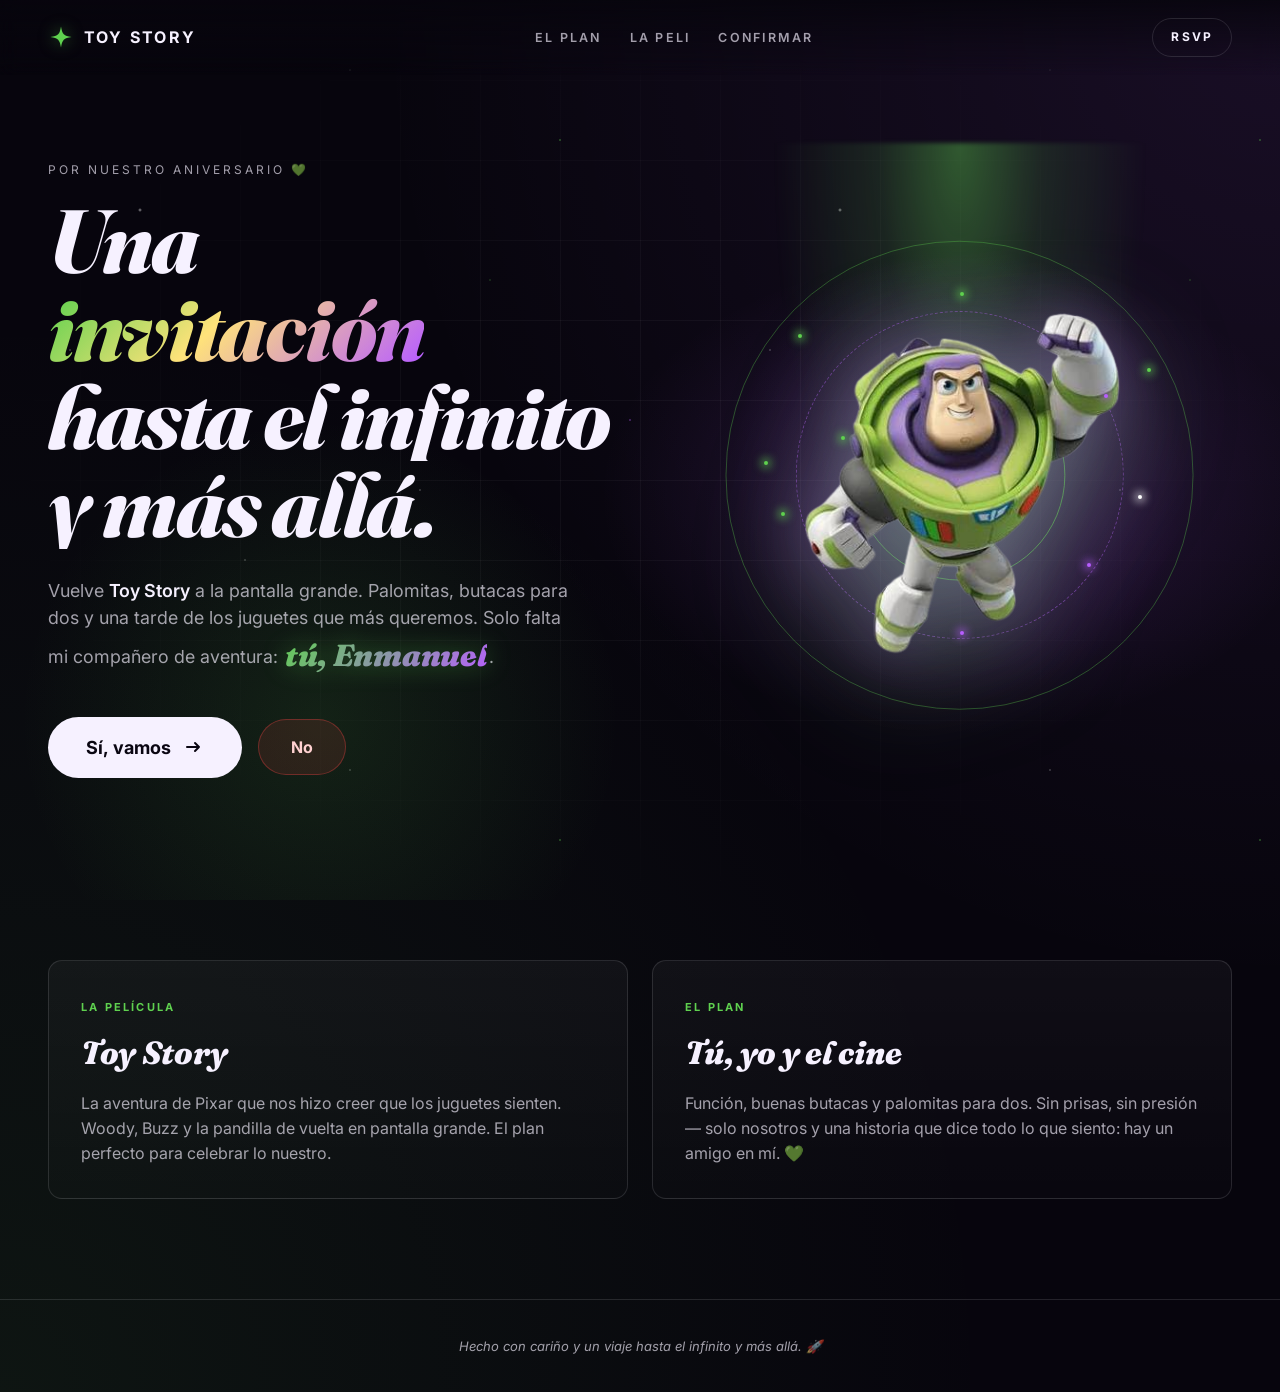
<file: index.html>
<!doctype html>
<html lang="es">
<head>
  <meta charset="utf-8" />
  <meta name="viewport" content="width=device-width, initial-scale=1" />
  <title>Una invitación · Toy Story</title>
  <meta name="description" content="Una invitación al cine que llega hasta el infinito y más allá." />
  <meta property="og:title" content="Una invitación · Toy Story" />
  <meta property="og:description" content="Vuelve Toy Story a la pantalla grande. Solo falta un compañero de aventura: tú, Enmanuel." />
  <meta property="og:type" content="website" />
  <link rel="icon" href="data:image/svg+xml;utf8,<svg xmlns='http://www.w3.org/2000/svg' viewBox='0 0 100 100'><text y='.9em' font-size='80'>🚀</text></svg>" />
  <link rel="preconnect" href="https://fonts.googleapis.com" />
  <link rel="preconnect" href="https://fonts.gstatic.com" crossorigin />
  <link href="https://fonts.googleapis.com/css2?family=Inter:wght@400;500;600;700;800&family=Fraunces:ital,opsz,wght@1,144,800;1,144,900&display=swap" rel="stylesheet" />
  <link rel="stylesheet" href="styles.css" />
</head>
<body>
  <header class="nav">
    <a class="brand" href="#top">
      <svg viewBox="0 0 32 32" class="brand-mark" aria-hidden="true">
        <path d="M16 3 C17.5 12.5 19.5 14.5 29 16 C19.5 17.5 17.5 19.5 16 29 C14.5 19.5 12.5 17.5 3 16 C12.5 14.5 14.5 12.5 16 3 Z" fill="currentColor"/>
      </svg>
      <span>toy story</span>
    </a>
    <nav class="nav-links">
      <a href="#" data-action="reload">El plan</a>
      <a href="https://www.youtube.com/results?search_query=hay+un+amigo+en+mi+toy+story" data-action="song">La peli</a>
      <a href="#" data-action="reload">Confirmar</a>
    </nav>
    <a class="cta-mini" href="#" data-action="reload">RSVP</a>
  </header>

  <main id="top">
    <section class="hero">
      <div class="bg-grid" aria-hidden="true"></div>
      <div class="bg-stars" aria-hidden="true"></div>
      <div class="bg-glow" aria-hidden="true"></div>

      <div class="hero-content">
        <div class="hero-text">
          <p class="eyebrow">Por nuestro aniversario 💚</p>
          <h1 class="title">
            <span class="line"><span>Una</span></span>
            <span class="line"><span><em>invitación</em></span></span>
            <span class="line"><span>hasta el infinito</span></span>
            <span class="line"><span>y más allá.</span></span>
          </h1>
          <p class="subtitle">
            Vuelve <strong>Toy Story</strong> a la pantalla grande. Palomitas, butacas para dos y una tarde de los juguetes que más queremos. Solo falta mi compañero de aventura: <span class="hl">tú, Enmanuel</span>.
          </p>
          <div class="cta-row" id="confirmar">
            <button class="btn btn-yes" id="btn-yes" type="button">
              <span>Sí, vamos</span>
              <svg viewBox="0 0 20 20" aria-hidden="true"><path d="M3 10h12M11 6l4 4-4 4" stroke="currentColor" stroke-width="2" fill="none" stroke-linecap="round" stroke-linejoin="round"/></svg>
            </button>
            <div class="no-area">
              <button class="btn btn-no" id="btn-no" type="button">No</button>
            </div>
          </div>
        </div>

        <div class="hero-art" aria-hidden="true">
          <div class="stage">
            <div class="beam"></div>
            <div class="disc">
              <div class="ring r1"></div>
              <div class="ring r2"></div>
              <div class="ring r3"></div>
            </div>

            <div class="hero-figure" id="hero-figure">
              <div class="rotor" id="rotor">
              <svg viewBox="0 0 300 400" xmlns="http://www.w3.org/2000/svg" class="mj-svg" id="buzz-fallback">
                <defs>
                  <radialGradient id="domeShine" cx="50%" cy="28%" r="75%">
                    <stop offset="0%" stop-color="#e8fbff" />
                    <stop offset="100%" stop-color="#86c9ff" />
                  </radialGradient>
                  <linearGradient id="suitShine" x1="0%" y1="0%" x2="0%" y2="100%">
                    <stop offset="0%" stop-color="#ffffff" />
                    <stop offset="100%" stop-color="#d7e4ff" />
                  </linearGradient>
                </defs>
                <!-- casco + cabeza -->
                <g class="fedora">
                  <ellipse cx="150" cy="120" rx="80" ry="88" fill="url(#domeShine)" opacity=".92"/>
                  <path d="M70 116 Q70 38 150 38 Q230 38 230 116 Q230 92 150 92 Q70 92 70 116 Z" fill="#7b5cff"/>
                  <path d="M70 116 Q150 150 230 116 L230 132 Q150 166 70 132 Z" fill="#5fd14f"/>
                  <ellipse cx="150" cy="140" rx="58" ry="54" fill="#ffd9b3"/>
                  <path d="M96 152 Q150 214 204 152 L204 170 Q150 230 96 170 Z" fill="#7b5cff"/>
                  <ellipse cx="128" cy="134" rx="9" ry="12" fill="#fff"/>
                  <ellipse cx="172" cy="134" rx="9" ry="12" fill="#fff"/>
                  <circle cx="129" cy="137" r="5" fill="#2a2440"/>
                  <circle cx="171" cy="137" r="5" fill="#2a2440"/>
                  <path d="M133 160 Q150 174 167 160" fill="none" stroke="#b5723f" stroke-width="3" stroke-linecap="round"/>
                </g>
                <!-- traje + panel de control -->
                <g class="glove">
                  <path d="M84 252 Q84 196 150 196 Q216 196 216 252 L216 304 Q150 326 84 304 Z" fill="url(#suitShine)"/>
                  <path d="M110 206 Q150 234 190 206 L190 224 Q150 252 110 224 Z" fill="#7b5cff"/>
                  <rect x="118" y="234" width="64" height="46" rx="11" fill="#5fd14f"/>
                  <circle cx="137" cy="250" r="5.5" fill="#ff5a4d"/>
                  <circle cx="163" cy="250" r="5.5" fill="#ffd54a"/>
                  <rect x="130" y="264" width="40" height="6" rx="3" fill="#1c1830" opacity=".55"/>
                  <path d="M150 288 l5.5 12 13 1 -10 8.5 3.5 13 -12 -7.5 -12 7.5 3.5 -13 -10 -8.5 13 -1 Z" fill="#fff"/>
                </g>
              </svg>
              </div>
              <div class="sparkles">
                <span></span><span></span><span></span><span></span>
                <span></span><span></span><span></span><span></span>
                <span></span><span></span>
              </div>
            </div>
          </div>
        </div>
      </div>
    </section>

    <section class="info">
      <article class="info-card" id="pelicula">
        <span class="kicker">La película</span>
        <h2>Toy Story</h2>
        <p>La aventura de Pixar que nos hizo creer que los juguetes sienten. Woody, Buzz y la pandilla de vuelta en pantalla grande. El plan perfecto para celebrar lo nuestro.</p>
      </article>
      <article class="info-card" id="plan">
        <span class="kicker">El plan</span>
        <h2>Tú, yo y el cine</h2>
        <p>Función, buenas butacas y palomitas para dos. Sin prisas, sin presión — solo nosotros y una historia que dice todo lo que siento: hay un amigo en mí. 💚</p>
      </article>
    </section>
  </main>

  <div class="showtime hidden" id="showtime" role="dialog" aria-modal="true" aria-labelledby="ticket-title">
    <canvas id="confetti"></canvas>
    <div class="ticket">
      <div class="ticket-top">
        <span class="ticket-label">ADMIT</span>
        <span class="ticket-count">02</span>
      </div>
      <div class="ticket-body">
        <h3 id="ticket-title">Sabía que ibas a decir que sí ✨</h3>
        <p class="ticket-tagline">Solo falta lo más importante: <strong>cuándo</strong>.</p>
        <dl>
          <dt>Película</dt><dd>Toy Story</dd>
          <dt>Cine</dt><dd>Portal Shopping · Quito</dd>
          <dt>Asientos</dt><dd>Tú &amp; yo</dd>
        </dl>
        <div class="ticket-actions">
          <a class="btn btn-yes" href="calendario.html" id="btn-pick-date">
            <span>Agéndame, anda</span>
            <svg viewBox="0 0 20 20" aria-hidden="true"><path d="M3 10h12M11 6l4 4-4 4" stroke="currentColor" stroke-width="2" fill="none" stroke-linecap="round" stroke-linejoin="round"/></svg>
          </a>
          <span class="ticket-actions-hint">elígeme un día y una hora ✨</span>
        </div>
      </div>
      <div class="ticket-foot">
        <span>Yo me encargo de las palomitas. 🍿</span>
        <button class="btn-close" id="btn-close" aria-label="Cerrar">×</button>
      </div>
    </div>
  </div>

  <footer>
    <p>Hecho con cariño y un viaje hasta el infinito y más allá. 🚀</p>
  </footer>

  <script src="script.js"></script>
</body>
</html>
</file>
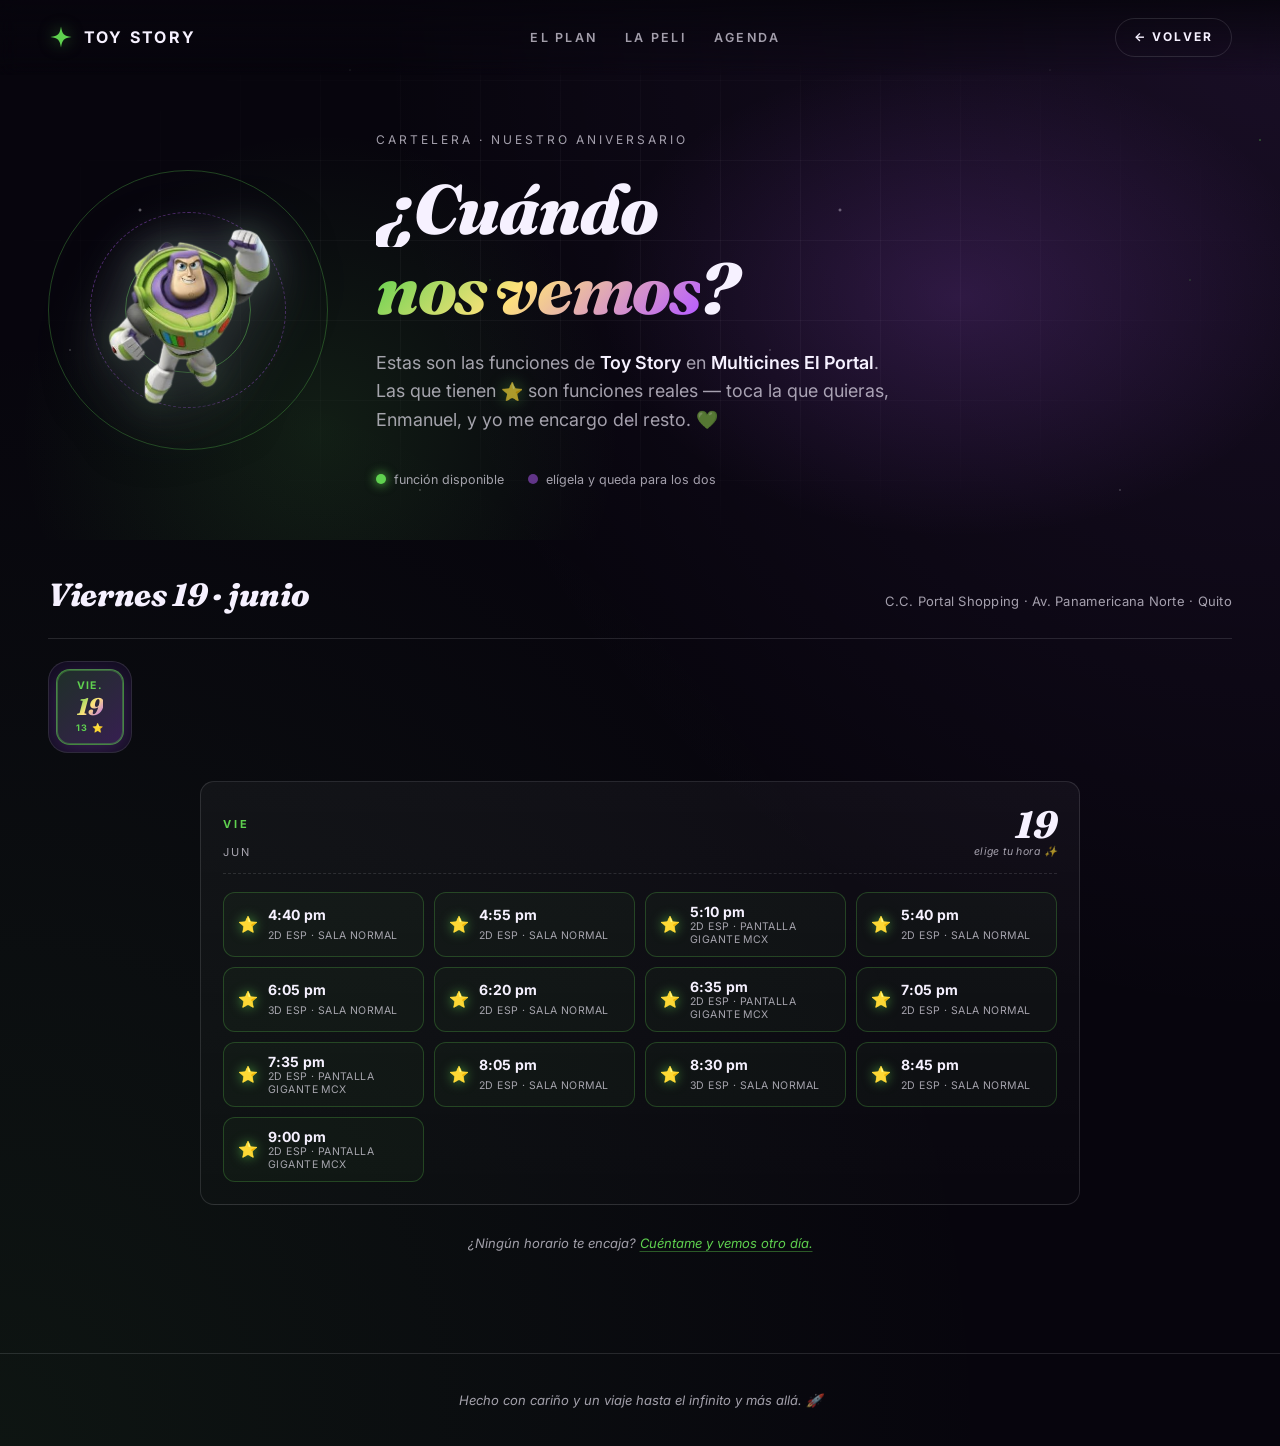
<file: calendario.html>
<!doctype html>
<html lang="es">
<head>
  <meta charset="utf-8" />
  <meta name="viewport" content="width=device-width, initial-scale=1" />
  <title>¿Cuándo nos vemos? · Toy Story</title>
  <meta name="description" content="Elige día y hora. Yo me encargo del resto." />
  <link rel="icon" href="data:image/svg+xml;utf8,<svg xmlns='http://www.w3.org/2000/svg' viewBox='0 0 100 100'><text y='.9em' font-size='80'>🚀</text></svg>" />
  <link rel="preconnect" href="https://fonts.googleapis.com" />
  <link rel="preconnect" href="https://fonts.gstatic.com" crossorigin />
  <link href="https://fonts.googleapis.com/css2?family=Inter:wght@400;500;600;700;800&family=Fraunces:ital,opsz,wght@1,144,800;1,144,900&display=swap" rel="stylesheet" />
  <link rel="stylesheet" href="styles.css" />
</head>
<body class="page-cal">
  <header class="nav">
    <a class="brand" href="index.html">
      <svg viewBox="0 0 32 32" class="brand-mark" aria-hidden="true">
        <path d="M16 3 C17.5 12.5 19.5 14.5 29 16 C19.5 17.5 17.5 19.5 16 29 C14.5 19.5 12.5 17.5 3 16 C12.5 14.5 14.5 12.5 16 3 Z" fill="currentColor"/>
      </svg>
      <span>toy story</span>
    </a>
    <nav class="nav-links">
      <a href="index.html">El plan</a>
      <a href="https://www.youtube.com/results?search_query=hay+un+amigo+en+mi+toy+story">La peli</a>
      <a href="#calendar">Agenda</a>
    </nav>
    <a class="cta-mini" href="index.html">← Volver</a>
  </header>

  <main id="top">
    <section class="cal-hero">
      <div class="bg-grid" aria-hidden="true"></div>
      <div class="bg-stars" aria-hidden="true"></div>
      <div class="bg-glow" aria-hidden="true"></div>

      <div class="cal-hero-content">
        <div class="cal-mini-stage" aria-hidden="true">
          <div class="ring r1"></div>
          <div class="ring r2"></div>
          <div class="ring r3"></div>
          <div class="rotor has-image" id="rotor-mini">
            <img src="hero.png" alt="" class="hero-img" />
<!--  -->          </div>
        </div>

        <div class="cal-hero-text">
          <p class="eyebrow">Cartelera · nuestro aniversario</p>
          <h1 class="cal-title">
            <span class="line"><span>¿Cuándo</span></span>
            <span class="line"><span><em>nos vemos</em>?</span></span>
          </h1>
          <p class="subtitle">
            Estas son las funciones de <strong>Toy Story</strong> en <strong>Multicines El Portal</strong>. Las que tienen <span class="star-inline">⭐</span> son funciones reales — toca la que quieras, Enmanuel, y yo me encargo del resto. 💚
          </p>
          <p class="cal-legend">
            <span><span class="dot dot-show"></span> función disponible</span>
            <span><span class="dot dot-free"></span> elígela y queda para los dos</span>
          </p>
        </div>
      </div>
    </section>

    <section class="cal-section" id="calendar">
      <div class="cal-toolbar">
        <div class="cal-toolbar-head">
          <h2 class="cal-range" id="cal-range">Viernes 19 · junio</h2>
          <span class="cal-cinema" id="cinema-sub">C.C. Portal Shopping · Av. Panamericana Norte · Quito</span>
        </div>
        <div class="day-chips" id="day-chips" role="tablist" aria-label="Elegir día"></div>
      </div>
      <div class="cal-grid" id="cal-grid" role="list"></div>
      <p class="cal-foot">
        ¿Ningún horario te encaja? <a href="#" id="poke">Cuéntame y vemos otro día.</a>
      </p>
    </section>
  </main>

  <div class="showtime hidden" id="showtime" role="dialog" aria-modal="true" aria-labelledby="ticket-title">
    <canvas id="confetti"></canvas>
    <div class="ticket" id="ticket">
      <div class="ticket-top">
        <span class="ticket-label">ADMIT</span>
        <span class="ticket-count">02</span>
      </div>
      <div class="ticket-body" id="ticket-body">
        <h3 id="ticket-title">¿Esta es la noche? ✨</h3>
        <dl>
          <dt>Película</dt><dd>Toy Story</dd>
          <dt>Día</dt><dd id="t-date">—</dd>
          <dt>Hora</dt><dd id="t-time">—</dd>
          <dt>Cine</dt><dd id="t-cine">Multicines El Portal</dd>
          <dt>Sala</dt><dd id="t-hall">—</dd>
          <dt>Formato</dt><dd id="t-format">—</dd>
          <dt>Asientos</dt><dd>Tú &amp; yo</dd>
        </dl>
        <div class="ticket-actions">
          <button class="btn btn-yes" id="btn-confirm" type="button">
            <span>Sí, confírmaselo</span>
            <svg viewBox="0 0 20 20" aria-hidden="true"><path d="M3 10h12M11 6l4 4-4 4" stroke="currentColor" stroke-width="2" fill="none" stroke-linecap="round" stroke-linejoin="round"/></svg>
          </button>
          <button class="btn-link" id="btn-cancel" type="button">otro horario</button>
        </div>
        <p class="ticket-note">Le va a llegar un mail con el detalle. Yo me encargo de las entradas. 🍿</p>
      </div>
      <div class="ticket-foot">
        <span id="ticket-foot-msg">Yo me encargo de las palomitas. 🍿</span>
        <button class="btn-close" id="btn-close" aria-label="Cerrar">×</button>
      </div>
    </div>
  </div>

  <footer>
    <p>Hecho con cariño y un viaje hasta el infinito y más allá. 🚀</p>
  </footer>

  <script src="calendario.js"></script>
</body>
</html>
</file>
<file: styles.css>
:root {
  --bg: #07050d;
  --bg-2: #110a1f;
  --bg-3: #1a0f2e;
  --text: #f6f1ff;
  --muted: rgba(246, 241, 255, .65);
  --line: rgba(246, 241, 255, .12);
  --accent: #5fd14f;
  --accent-2: #b85eff;
  --accent-3: #ff4d6d;
  --radius: 14px;
  --maxw: 1280px;
}

* { box-sizing: border-box; margin: 0; padding: 0; }

html { scroll-behavior: smooth; }

html, body {
  background: var(--bg);
  color: var(--text);
  font-family: 'Inter', system-ui, -apple-system, sans-serif;
  font-size: 16px;
  line-height: 1.55;
  -webkit-font-smoothing: antialiased;
  overflow-x: hidden;
}

body {
  background-image:
    radial-gradient(ellipse at top right, rgba(184,94,255,.10), transparent 50%),
    radial-gradient(ellipse at bottom left, rgba(95,209,79,.08), transparent 55%);
}

a { color: inherit; text-decoration: none; }

/* ---------- nav ---------- */
.nav {
  position: fixed;
  top: 0; left: 0; right: 0;
  z-index: 50;
  display: flex;
  align-items: center;
  justify-content: space-between;
  padding: 18px clamp(20px, 4vw, 48px);
  background: linear-gradient(180deg, rgba(7,5,13,.85), rgba(7,5,13,0));
  backdrop-filter: blur(10px);
  -webkit-backdrop-filter: blur(10px);
}

.brand {
  display: inline-flex;
  align-items: center;
  gap: 10px;
  font-weight: 700;
  letter-spacing: .14em;
  font-size: 16px;
  text-transform: uppercase;
}

.brand-mark {
  width: 26px;
  height: 26px;
  color: var(--accent);
  filter: drop-shadow(0 0 8px rgba(95,209,79,.5));
}

.nav-links {
  display: flex;
  gap: 28px;
}

.nav-links a {
  font-size: 12.5px;
  color: var(--muted);
  transition: color .2s;
  text-transform: uppercase;
  letter-spacing: .18em;
  font-weight: 600;
}

.nav-links a:hover { color: var(--text); }

.cta-mini {
  border: 1px solid var(--line);
  padding: 9px 18px;
  border-radius: 999px;
  font-size: 12px;
  font-weight: 700;
  text-transform: uppercase;
  letter-spacing: .18em;
  transition: border-color .2s, background .2s, color .2s;
}

.cta-mini:hover {
  border-color: var(--accent);
  color: var(--accent);
  background: rgba(95, 209, 79, .08);
}

/* ---------- hero ---------- */
.hero {
  position: relative;
  min-height: 100vh;
  padding: 120px clamp(20px, 4vw, 48px) 80px;
  display: flex;
  align-items: center;
  overflow: hidden;
}

.hero-content {
  position: relative;
  z-index: 2;
  max-width: var(--maxw);
  margin: 0 auto;
  width: 100%;
  display: grid;
  grid-template-columns: 1.1fr 1fr;
  gap: 40px;
  align-items: center;
}

@media (max-width: 900px) {
  .hero-content { grid-template-columns: 1fr; gap: 24px; }
  .hero-art { order: -1; max-width: 380px; margin: 0 auto; }
  .hero { padding-top: 100px; }
}

.eyebrow {
  text-transform: uppercase;
  letter-spacing: .25em;
  font-size: 12px;
  color: var(--muted);
  margin-bottom: 18px;
  opacity: 0;
  animation: fade-in .8s ease forwards .1s;
}

.title {
  font-family: 'Fraunces', 'Times New Roman', serif;
  font-weight: 800;
  font-style: italic;
  font-size: clamp(42px, 7vw, 92px);
  line-height: .98;
  letter-spacing: -0.02em;
  margin-bottom: 28px;
}

.title .line {
  display: block;
  overflow: hidden;
}

.title .line > span {
  display: inline-block;
  transform: translateY(110%);
  animation: rise .9s cubic-bezier(.2,.8,.2,1) forwards;
}

.title .line:nth-child(1) > span { animation-delay: .1s; }
.title .line:nth-child(2) > span { animation-delay: .25s; }
.title .line:nth-child(3) > span { animation-delay: .4s; }
.title .line:nth-child(4) > span { animation-delay: .55s; }

.title em {
  background: linear-gradient(135deg, var(--accent) 5%, #ffe27a 45%, var(--accent-2) 95%);
  -webkit-background-clip: text;
  background-clip: text;
  color: transparent;
  font-style: italic;
}

@keyframes rise { to { transform: translateY(0); } }

.subtitle {
  font-size: clamp(15px, 1.4vw, 18px);
  color: var(--muted);
  max-width: 520px;
  margin-bottom: 36px;
  opacity: 0;
  animation: fade-in .8s ease forwards .85s;
}

.subtitle strong { color: var(--text); font-weight: 600; }

.subtitle .hl {
  background: linear-gradient(135deg, var(--accent), var(--accent-2));
  -webkit-background-clip: text;
  background-clip: text;
  color: transparent;
  font-family: 'Fraunces', serif;
  font-style: italic;
  font-weight: 900;
  font-size: 1.7em;
  letter-spacing: -.01em;
  display: inline-block;
  vertical-align: -3px;
  margin: 0 2px;
  filter: drop-shadow(0 0 12px rgba(95, 209, 79, .4));
}

@keyframes fade-in { to { opacity: 1; } }

/* ---------- CTAs ---------- */
.cta-row {
  position: relative;
  display: flex;
  align-items: center;
  gap: 16px;
  opacity: 0;
  animation: fade-in .8s ease forwards 1s;
  flex-wrap: wrap;
}

.btn {
  border: none;
  cursor: pointer;
  font-family: inherit;
  font-weight: 600;
  border-radius: 999px;
  transition: transform .25s cubic-bezier(.2,1,.3,1), box-shadow .25s, background .2s;
  user-select: none;
}

.btn-yes {
  display: inline-flex;
  align-items: center;
  gap: 12px;
  background: var(--text);
  color: #0a0612;
  padding: 20px 38px;
  font-size: 18px;
  font-weight: 700;
  letter-spacing: .01em;
  box-shadow: 0 0 0 0 rgba(95,209,79,.6);
  position: relative;
}

.btn-yes::before {
  content: "";
  position: absolute;
  inset: -3px;
  border-radius: inherit;
  background: linear-gradient(135deg, var(--accent), var(--accent-2));
  z-index: -1;
  opacity: 0;
  transition: opacity .3s;
  filter: blur(8px);
}

.btn-yes:hover {
  transform: translateY(-2px);
  box-shadow: 0 12px 32px rgba(95,209,79,.35);
}

.btn-yes:hover::before { opacity: .8; }

.btn-yes svg { width: 20px; height: 20px; }

.no-area {
  position: relative;
  width: 260px;
  height: 64px;
  display: flex;
  align-items: center;
}

.btn-no {
  background: rgba(239, 68, 68, .12);
  color: #ffd1d1;
  border: 1px solid rgba(239, 68, 68, .35);
  padding: 17px 32px;
  font-size: 16px;
  font-weight: 700;
  white-space: nowrap;
}

.btn-no.escaping {
  position: absolute;
  transition: left .3s cubic-bezier(.2,1,.3,1), top .3s cubic-bezier(.2,1,.3,1), transform .3s, opacity .3s, font-size .2s;
}

.hint {
  margin-top: 18px;
  font-size: 12px;
  color: var(--muted);
  font-style: italic;
  opacity: 0;
  animation: fade-in 1s ease forwards 1.3s;
}

/* ---------- hero art / stage ---------- */
.hero-art {
  position: relative;
  aspect-ratio: 1 / 1;
  width: 100%;
  max-width: 560px;
  justify-self: end;
}

.stage {
  position: absolute;
  inset: 0;
  display: flex;
  align-items: center;
  justify-content: center;
}

.beam {
  position: absolute;
  top: -10%;
  left: 50%;
  transform: translateX(-50%);
  width: 75%;
  height: 110%;
  background:
    radial-gradient(ellipse at top,
      rgba(95,209,79,.4) 0%,
      rgba(95,209,79,.14) 28%,
      transparent 65%);
  filter: blur(2px);
  pointer-events: none;
  animation: beam-pulse 4s ease-in-out infinite;
  mix-blend-mode: screen;
}

@keyframes beam-pulse {
  0%, 100% { opacity: .8; }
  50% { opacity: 1; }
}

.disc {
  position: absolute;
  bottom: 6%;
  left: 50%;
  transform: translateX(-50%);
  width: 86%;
  aspect-ratio: 1;
  border-radius: 50%;
  background:
    radial-gradient(circle, rgba(184,94,255,.22) 0%, transparent 70%);
}

.ring {
  position: absolute;
  top: 50%;
  left: 50%;
  border-radius: 50%;
  border: 1px solid;
  transform: translate(-50%, -50%);
}

.ring.r1 {
  width: 100%;
  height: 100%;
  border-color: rgba(95,209,79,.35);
  animation: spin 18s linear infinite, ring-glow 5s ease-in-out infinite;
}

.ring.r2 {
  width: 70%;
  height: 70%;
  border-color: rgba(184,94,255,.45);
  border-style: dashed;
  animation: spin 14s linear infinite reverse;
}

.ring.r3 {
  width: 45%;
  height: 45%;
  border-color: rgba(95,209,79,.6);
  animation: spin 9s linear infinite;
}

@keyframes spin {
  from { transform: translate(-50%, -50%) rotate(0deg); }
  to { transform: translate(-50%, -50%) rotate(360deg); }
}

@keyframes ring-glow {
  0%, 100% { box-shadow: 0 0 20px 0 rgba(95,209,79,.2); }
  50% { box-shadow: 0 0 50px 4px rgba(184,94,255,.35); }
}

.hero-figure {
  position: relative;
  width: 78%;
  z-index: 2;
}

.rotor {
  width: 100%;
  animation: vinyl-spin 26s linear infinite;
  transform-origin: 50% 60%;
  will-change: transform;
}

.rotor.boost { animation-duration: 1.6s; }

@keyframes vinyl-spin {
  from { transform: rotate(0deg); }
  to   { transform: rotate(360deg); }
}

.mj-svg {
  display: block;
  width: 100%;
  height: auto;
  filter: drop-shadow(0 24px 48px rgba(95,209,79,.4)) drop-shadow(0 0 30px rgba(184,94,255,.3));
  animation: float 5s ease-in-out infinite;
}

.fedora {
  transform-origin: 150px 110px;
  animation: hat-tip 5s ease-in-out infinite;
}

.glove {
  transform-origin: 150px 252px;
  animation: glove-float 4s ease-in-out infinite;
  filter: drop-shadow(0 0 16px rgba(255, 255, 255, .65));
}

@keyframes float {
  0%, 100% { transform: translateY(0); }
  50% { transform: translateY(-14px); }
}

@keyframes hat-tip {
  0%, 100% { transform: rotate(-3deg); }
  50% { transform: rotate(4deg) translateY(-4px); }
}

@keyframes glove-float {
  0%, 100% { transform: translate(0, 0) rotate(-4deg); }
  50% { transform: translate(10px, -8px) rotate(6deg); }
}

/* image override */
.hero-figure.has-image .mj-svg { display: none; }
.hero-figure.has-image .hero-img {
  display: block;
  width: 100%;
  height: auto;
  filter: drop-shadow(0 30px 60px rgba(95,209,79,.4)) drop-shadow(0 0 30px rgba(184,94,255,.3));
  animation: float 5s ease-in-out infinite;
}

/* ---------- sparkles ---------- */
.sparkles {
  position: absolute;
  inset: 0;
  pointer-events: none;
}

.sparkles span {
  position: absolute;
  width: 4px;
  height: 4px;
  background: var(--accent);
  border-radius: 50%;
  box-shadow: 0 0 10px 2px var(--accent);
  animation: sparkle 3s ease-in-out infinite;
}

.sparkles span:nth-child(1)  { top: 18%; left: 12%; animation-delay: 0s; }
.sparkles span:nth-child(2)  { top: 32%; left: 84%; animation-delay: .35s; background: var(--accent-2); box-shadow: 0 0 10px 2px var(--accent-2); }
.sparkles span:nth-child(3)  { top: 60%; left: 8%;  animation-delay: .7s; }
.sparkles span:nth-child(4)  { top: 72%; left: 80%; animation-delay: 1.05s; background: var(--accent-2); box-shadow: 0 0 10px 2px var(--accent-2); }
.sparkles span:nth-child(5)  { top: 8%;  left: 50%; animation-delay: 1.4s; }
.sparkles span:nth-child(6)  { top: 48%; left: 4%;  animation-delay: 1.75s; }
.sparkles span:nth-child(7)  { top: 26%; left: 94%; animation-delay: 2.1s; }
.sparkles span:nth-child(8)  { top: 88%; left: 50%; animation-delay: .15s; background: var(--accent-2); box-shadow: 0 0 10px 2px var(--accent-2); }
.sparkles span:nth-child(9)  { top: 42%; left: 22%; animation-delay: 2.45s; }
.sparkles span:nth-child(10) { top: 56%; left: 92%; animation-delay: .9s; background: #fff; box-shadow: 0 0 10px 2px #fff; }

@keyframes sparkle {
  0%, 100% { opacity: 0; transform: scale(.5); }
  50% { opacity: 1; transform: scale(1.4); }
}

/* ---------- background ---------- */
.bg-grid {
  position: absolute;
  inset: 0;
  background-image:
    linear-gradient(to right, rgba(255,255,255,.04) 1px, transparent 1px),
    linear-gradient(to bottom, rgba(255,255,255,.04) 1px, transparent 1px);
  background-size: 80px 80px;
  mask-image: radial-gradient(ellipse at center, black 25%, transparent 75%);
  -webkit-mask-image: radial-gradient(ellipse at center, black 25%, transparent 75%);
  pointer-events: none;
}

.bg-stars {
  position: absolute;
  inset: 0;
  background-image:
    radial-gradient(2px 2px at 20% 30%, white, transparent),
    radial-gradient(1px 1px at 60% 70%, white, transparent),
    radial-gradient(1.5px 1.5px at 80% 20%, var(--accent), transparent),
    radial-gradient(1px 1px at 35% 80%, white, transparent),
    radial-gradient(1.5px 1.5px at 90% 60%, var(--accent-2), transparent),
    radial-gradient(1px 1px at 10% 50%, white, transparent),
    radial-gradient(1px 1px at 50% 10%, white, transparent),
    radial-gradient(1px 1px at 70% 40%, var(--accent), transparent);
  background-size: 700px 700px;
  opacity: .55;
  animation: stars-drift 80s linear infinite;
  pointer-events: none;
}

@keyframes stars-drift {
  to { background-position: 700px 700px; }
}

.bg-glow {
  position: absolute;
  inset: 0;
  background:
    radial-gradient(ellipse 600px 400px at 75% 55%, rgba(184,94,255,.18), transparent 60%),
    radial-gradient(ellipse 500px 500px at 25% 80%, rgba(95,209,79,.12), transparent 60%);
  pointer-events: none;
}

/* ---------- info section ---------- */
.info {
  position: relative;
  max-width: var(--maxw);
  margin: 0 auto;
  padding: 60px clamp(20px, 4vw, 48px) 100px;
  display: grid;
  grid-template-columns: 1fr 1fr;
  gap: 24px;
}

@media (max-width: 720px) { .info { grid-template-columns: 1fr; } }

.info-card {
  background: linear-gradient(180deg, rgba(255,255,255,.04), rgba(255,255,255,.01));
  border: 1px solid var(--line);
  border-radius: var(--radius);
  padding: 32px;
  transition: border-color .3s, transform .3s, background .3s;
}

.info-card:hover {
  border-color: rgba(95,209,79,.4);
  transform: translateY(-3px);
  background: linear-gradient(180deg, rgba(95,209,79,.05), rgba(184,94,255,.03));
}

.kicker {
  text-transform: uppercase;
  letter-spacing: .2em;
  font-size: 11px;
  color: var(--accent);
  font-weight: 700;
}

.info-card h2 {
  font-family: 'Fraunces', serif;
  font-style: italic;
  font-weight: 800;
  font-size: 32px;
  margin: 10px 0 14px;
  letter-spacing: -.01em;
}

.info-card p { color: var(--muted); }

/* ---------- showtime overlay ---------- */
.showtime {
  position: fixed;
  inset: 0;
  background: rgba(7,5,13,.85);
  backdrop-filter: blur(14px);
  -webkit-backdrop-filter: blur(14px);
  z-index: 100;
  display: flex;
  align-items: center;
  justify-content: center;
  padding: 24px;
  animation: fade-in .4s ease forwards;
}

.showtime.hidden { display: none; }

#confetti {
  position: absolute;
  inset: 0;
  pointer-events: none;
  z-index: 1;
}

.ticket {
  position: relative;
  z-index: 2;
  background: linear-gradient(160deg, #1a0f2e 0%, #0a0612 100%);
  border: 1px solid var(--line);
  border-radius: var(--radius);
  width: min(440px, 100%);
  overflow: hidden;
  box-shadow:
    0 0 0 1px rgba(95,209,79,.3),
    0 30px 80px rgba(0,0,0,.6),
    0 0 100px rgba(95,209,79,.25);
  animation: ticket-rise .7s cubic-bezier(.2,1.4,.5,1) .15s both;
}

@keyframes ticket-rise {
  from { opacity: 0; transform: translateY(40px) rotate(-1.5deg); }
  to { opacity: 1; transform: translateY(0) rotate(0); }
}

.ticket-top {
  display: flex;
  justify-content: space-between;
  align-items: center;
  padding: 14px 22px;
  border-bottom: 1px dashed var(--line);
  background: linear-gradient(90deg, rgba(95,209,79,.12), rgba(184,94,255,.12));
}

.ticket-label {
  font-size: 11px;
  letter-spacing: .25em;
  text-transform: uppercase;
  color: var(--accent);
  font-weight: 700;
}

.ticket-count {
  font-family: 'Fraunces', serif;
  font-style: italic;
  font-size: 22px;
  font-weight: 800;
}

.ticket-body { padding: 28px 22px; }

.ticket-body h3 {
  font-family: 'Fraunces', serif;
  font-style: italic;
  font-weight: 800;
  font-size: 26px;
  margin-bottom: 24px;
  line-height: 1.2;
}

.ticket-body dl {
  display: grid;
  grid-template-columns: auto 1fr;
  gap: 12px 24px;
  font-size: 14px;
}

.ticket-body dt {
  color: var(--muted);
  text-transform: uppercase;
  font-size: 11px;
  letter-spacing: .15em;
  align-self: center;
  font-weight: 600;
}

.ticket-body dd { font-weight: 600; }

.ticket-foot {
  display: flex;
  justify-content: space-between;
  align-items: center;
  padding: 14px 22px;
  border-top: 1px dashed var(--line);
  font-size: 13px;
  color: var(--muted);
  font-style: italic;
}

.btn-close {
  background: transparent;
  border: none;
  color: var(--muted);
  font-size: 26px;
  line-height: 1;
  cursor: pointer;
  width: 30px;
  height: 30px;
  border-radius: 50%;
  transition: background .2s, color .2s;
}

.btn-close:hover { background: rgba(255,255,255,.06); color: var(--text); }

/* ---------- toast ---------- */
.toast {
  position: fixed;
  top: 88px;
  left: 50%;
  z-index: 200;
  transform: translate(-50%, -10px);
  background: rgba(20, 14, 35, .92);
  border: 1px solid rgba(95, 209, 79, .35);
  color: var(--text);
  padding: 11px 18px;
  border-radius: 999px;
  font-size: 13px;
  font-weight: 500;
  letter-spacing: .01em;
  opacity: 0;
  pointer-events: none;
  backdrop-filter: blur(12px);
  -webkit-backdrop-filter: blur(12px);
  box-shadow: 0 12px 40px rgba(0,0,0,.5), 0 0 30px rgba(95,209,79,.15);
  transition: opacity .3s ease, transform .35s cubic-bezier(.2,1,.3,1);
  white-space: nowrap;
  max-width: 90vw;
}

.toast.show { opacity: 1; transform: translate(-50%, 0); }

/* card flash */
@keyframes card-flash {
  0%   { box-shadow: 0 0 0 0 rgba(95,209,79,0); border-color: var(--line); }
  40%  { box-shadow: 0 0 60px 8px rgba(95,209,79,.45); border-color: rgba(95,209,79,.85); }
  100% { box-shadow: 0 0 0 0 rgba(95,209,79,0); border-color: var(--line); }
}
.info-card.flash { animation: card-flash 1.6s ease; }

/* yes pulse */
@keyframes yes-pulse {
  0%, 100% { transform: scale(1); box-shadow: 0 0 0 0 rgba(95,209,79,0); }
  50%      { transform: scale(1.08); box-shadow: 0 0 60px 10px rgba(95,209,79,.55); }
}
.btn-yes.pulse { animation: yes-pulse 1.2s ease; }

/* no shake */
@keyframes no-shake {
  0%, 100% { transform: translate(0, 0) rotate(0); }
  20% { transform: translate(-7px, 0) rotate(-4deg); }
  40% { transform: translate(7px, 0) rotate(4deg); }
  60% { transform: translate(-5px, 0) rotate(-3deg); }
  80% { transform: translate(5px, 0) rotate(3deg); }
}
.btn-no.shake { animation: no-shake .55s ease; }

/* ---------- footer ---------- */
footer {
  text-align: center;
  padding: 36px 20px;
  border-top: 1px solid var(--line);
  color: var(--muted);
  font-size: 13px;
  font-style: italic;
}

/* ---------- small screens ---------- */
@media (max-width: 600px) {
  .nav-links { display: none; }
  .no-area { width: 160px; }
  .ticket-body h3 { font-size: 22px; }
}

@media (prefers-reduced-motion: reduce) {
  *, *::before, *::after {
    animation-duration: 0.01ms !important;
    animation-iteration-count: 1 !important;
    transition-duration: 0.01ms !important;
  }
}

/* ============================================================
   CALENDARIO PAGE
   ============================================================ */

/* ---- ticket extras (used by both pages) ---- */
.ticket-tagline {
  font-size: 14px;
  color: var(--muted);
  margin-bottom: 22px;
  line-height: 1.45;
}
.ticket-tagline strong {
  color: var(--accent);
  font-weight: 700;
  font-style: italic;
  font-family: 'Fraunces', serif;
}
.ticket-actions {
  margin-top: 24px;
  display: flex;
  flex-direction: column;
  align-items: stretch;
  gap: 10px;
}
.ticket-actions .btn-yes {
  width: 100%;
  justify-content: center;
  padding: 16px 28px;
  font-size: 16px;
}
.ticket-actions-hint {
  text-align: center;
  font-size: 12.5px;
  color: var(--muted);
  font-style: italic;
  letter-spacing: .02em;
}
.ticket-note {
  font-size: 12.5px;
  color: var(--muted);
  font-style: italic;
  margin-top: 14px;
  text-align: center;
}
.btn-link {
  background: transparent;
  border: none;
  color: var(--muted);
  font-family: inherit;
  font-size: 13px;
  cursor: pointer;
  text-decoration: underline;
  text-underline-offset: 3px;
  text-decoration-color: rgba(246, 241, 255, .25);
  transition: color .2s, text-decoration-color .2s;
  padding: 6px 0;
  text-align: center;
}
.btn-link:hover {
  color: var(--accent);
  text-decoration-color: var(--accent);
}

/* ---- calendar hero (smaller than main hero) ---- */
.cal-hero {
  position: relative;
  min-height: 60vh;
  padding: 120px clamp(20px, 4vw, 48px) 40px;
  display: flex;
  align-items: center;
  overflow: hidden;
}

.cal-hero-content {
  position: relative;
  z-index: 2;
  max-width: var(--maxw);
  margin: 0 auto;
  width: 100%;
  display: grid;
  grid-template-columns: 280px 1fr;
  gap: 48px;
  align-items: center;
}

@media (max-width: 880px) {
  .cal-hero-content { grid-template-columns: 1fr; gap: 24px; }
  .cal-mini-stage { display: none; }
}

.cal-mini-stage {
  position: relative;
  aspect-ratio: 1 / 1;
  width: 100%;
  max-width: 280px;
  display: flex;
  align-items: center;
  justify-content: center;
}

.cal-mini-stage .ring {
  position: absolute;
  top: 50%;
  left: 50%;
  border-radius: 50%;
  border: 1px solid;
}
.cal-mini-stage .ring.r1 { width: 100%; height: 100%; border-color: rgba(95,209,79,.3); animation: spin 18s linear infinite; }
.cal-mini-stage .ring.r2 { width: 70%; height: 70%; border-color: rgba(184,94,255,.4); border-style: dashed; animation: spin 14s linear infinite reverse; }
.cal-mini-stage .ring.r3 { width: 45%; height: 45%; border-color: rgba(95,209,79,.6); animation: spin 9s linear infinite; }

.cal-mini-stage .rotor {
  position: relative;
  width: 78%;
  z-index: 2;
}
.cal-mini-stage .rotor .mj-svg {
  display: block;
  width: 100%;
  filter: drop-shadow(0 12px 24px rgba(95,209,79,.4)) drop-shadow(0 0 16px rgba(184,94,255,.3));
}
.cal-mini-stage .rotor.has-image .mj-svg { display: none; }
.cal-mini-stage .rotor .hero-img {
  display: block;
  width: 100%;
  height: auto;
  filter: drop-shadow(0 18px 32px rgba(0,0,0,.55)) drop-shadow(0 0 24px rgba(184,94,255,.25)) drop-shadow(0 0 14px rgba(95,209,79,.3));
  animation: float 5s ease-in-out infinite;
}

.cal-hero-text { max-width: 640px; }

.cal-title {
  font-family: 'Fraunces', 'Times New Roman', serif;
  font-weight: 800;
  font-style: italic;
  font-size: clamp(36px, 5.5vw, 70px);
  line-height: 1.08;
  letter-spacing: -0.02em;
  margin-bottom: 22px;
}
.cal-title .line { padding-top: 0.06em; }
.cal-title em {
  background: linear-gradient(135deg, var(--accent) 5%, #ffe27a 45%, var(--accent-2) 95%);
  -webkit-background-clip: text;
  background-clip: text;
  color: transparent;
  font-style: italic;
}
.cal-title .line { display: block; overflow: hidden; }
.cal-title .line > span {
  display: inline-block;
  transform: translateY(110%);
  animation: rise .9s cubic-bezier(.2,.8,.2,1) forwards;
}
.cal-title .line:nth-child(1) > span { animation-delay: .1s; }
.cal-title .line:nth-child(2) > span { animation-delay: .25s; }

.star-inline {
  display: inline-block;
  filter: drop-shadow(0 0 8px rgba(95,209,79,.7));
  vertical-align: -1px;
}

.cal-legend {
  margin-top: 22px;
  display: flex;
  flex-wrap: wrap;
  gap: 18px 24px;
  font-size: 12.5px;
  color: var(--muted);
}
.cal-legend span {
  display: inline-flex;
  align-items: center;
  gap: 8px;
}
.cal-legend .dot {
  width: 10px;
  height: 10px;
  border-radius: 50%;
  display: inline-block;
}
.cal-legend .dot-show { background: var(--accent); box-shadow: 0 0 10px 2px rgba(95,209,79,.55); }
.cal-legend .dot-work { background: rgba(255,255,255,.18); }
.cal-legend .dot-free { background: rgba(184,94,255,.5); }

/* ---- calendar section ---- */
.cal-section {
  position: relative;
  max-width: var(--maxw);
  margin: 0 auto;
  padding: 30px clamp(16px, 4vw, 48px) 100px;
}

.cal-toolbar {
  display: flex;
  flex-direction: column;
  gap: 18px;
  margin-bottom: 28px;
}
.cal-toolbar-head {
  display: flex;
  flex-wrap: wrap;
  align-items: baseline;
  justify-content: space-between;
  gap: 10px 24px;
  padding-bottom: 18px;
  border-bottom: 1px solid var(--line);
}
.cal-range {
  font-family: 'Fraunces', serif;
  font-style: italic;
  font-weight: 800;
  font-size: clamp(24px, 3vw, 32px);
  letter-spacing: -.01em;
}
.cal-cinema {
  font-size: 13px;
  color: var(--muted);
  letter-spacing: .02em;
}

.cinema-tabs {
  display: inline-flex;
  gap: 8px;
  background: rgba(255,255,255,.03);
  border: 1px solid var(--line);
  padding: 6px;
  border-radius: 999px;
  align-self: flex-start;
}
.cinema-tab {
  background: transparent;
  border: none;
  cursor: pointer;
  font-family: inherit;
  color: var(--muted);
  padding: 10px 22px;
  border-radius: 999px;
  display: flex;
  flex-direction: column;
  align-items: flex-start;
  gap: 1px;
  transition: background .2s, color .2s;
  min-width: 130px;
}
.cinema-tab:hover { color: var(--text); }
.cinema-tab .tab-name {
  font-weight: 700;
  font-size: 14px;
  letter-spacing: .02em;
}
.cinema-tab .tab-sub {
  font-size: 11px;
  letter-spacing: .12em;
  text-transform: uppercase;
  opacity: .65;
}
.cinema-tab.active {
  background: linear-gradient(135deg, rgba(95,209,79,.18), rgba(184,94,255,.18));
  color: var(--text);
  box-shadow: 0 0 0 1px rgba(95,209,79,.45) inset, 0 6px 20px rgba(95,209,79,.18);
}
.cinema-tab.active .tab-sub { color: var(--accent); opacity: .9; }

/* ---- day chips (filtro de días, estética MJ) ---- */
.day-chips {
  display: inline-flex;
  gap: 4px;
  background: rgba(20, 14, 35, .9);
  border: 1px solid var(--line);
  border-radius: 20px;
  padding: 7px;
  overflow-x: auto;
  scroll-snap-type: x proximity;
  margin-top: 4px;
  max-width: 100%;
  -webkit-overflow-scrolling: touch;
  align-self: flex-start;
}
.day-chips::-webkit-scrollbar { display: none; }
.day-chips { scrollbar-width: none; }

.day-chip {
  flex: 0 0 auto;
  background: transparent;
  border: 1px solid transparent;
  color: var(--muted);
  padding: 9px 16px 11px;
  border-radius: 14px;
  cursor: pointer;
  font-family: inherit;
  display: flex;
  flex-direction: column;
  align-items: center;
  gap: 3px;
  min-width: 68px;
  scroll-snap-align: center;
  transition: background .25s, color .25s, border-color .25s, box-shadow .25s, transform .15s;
}
.day-chip:hover { color: var(--text); background: rgba(255,255,255,.04); }
.day-chip.active {
  background: linear-gradient(135deg, rgba(95,209,79,.18), rgba(184,94,255,.22));
  color: var(--text);
  border-color: rgba(95,209,79,.55);
  box-shadow: 0 0 0 1px rgba(95,209,79,.35) inset, 0 6px 22px rgba(184,94,255,.22);
}
.day-chip.is-empty { opacity: .35; }

.day-chip .chip-dow {
  font-size: 10.5px;
  letter-spacing: .14em;
  text-transform: uppercase;
  font-weight: 700;
  opacity: .8;
}
.day-chip.active .chip-dow { color: var(--accent); opacity: 1; }
.day-chip .chip-num {
  font-family: 'Fraunces', serif;
  font-style: italic;
  font-weight: 800;
  font-size: 24px;
  line-height: 1;
}
.day-chip.active .chip-num {
  background: linear-gradient(135deg, var(--accent), #ffe27a 50%, var(--accent-2));
  -webkit-background-clip: text;
  background-clip: text;
  color: transparent;
}
.day-chip .chip-count {
  font-size: 9px;
  letter-spacing: .12em;
  text-transform: uppercase;
  opacity: .6;
  font-weight: 700;
}
.day-chip.active .chip-count { color: var(--accent); opacity: 1; }

/* ---- single-day card layout ---- */
.cal-grid {
  display: block;
  max-width: 880px;
  margin: 0 auto;
}

.day-card {
  background: linear-gradient(180deg, rgba(255,255,255,.04), rgba(255,255,255,.01));
  border: 1px solid var(--line);
  border-radius: var(--radius);
  padding: 24px 22px 22px;
  display: flex;
  flex-direction: column;
  gap: 18px;
  transition: border-color .3s;
}
.day-card:hover {
  border-color: rgba(95,209,79,.28);
}

.day-head {
  display: grid;
  grid-template-columns: auto 1fr;
  grid-template-areas:
    "dow num"
    "month tag";
  align-items: center;
  gap: 0 12px;
  padding-bottom: 12px;
  border-bottom: 1px dashed var(--line);
}
.day-dow {
  grid-area: dow;
  font-size: 11px;
  letter-spacing: .25em;
  text-transform: uppercase;
  color: var(--accent);
  font-weight: 700;
}
.day-num {
  grid-area: num;
  font-family: 'Fraunces', serif;
  font-style: italic;
  font-weight: 800;
  font-size: 38px;
  line-height: 1;
  text-align: right;
}
.day-month {
  grid-area: month;
  font-size: 11px;
  letter-spacing: .2em;
  text-transform: uppercase;
  color: var(--muted);
}
.day-tag {
  grid-area: tag;
  text-align: right;
  font-size: 10.5px;
  color: var(--muted);
  font-style: italic;
  letter-spacing: .04em;
}

.showings {
  display: grid;
  grid-template-columns: repeat(auto-fill, minmax(180px, 1fr));
  gap: 10px;
}
@media (max-width: 480px) {
  .showings { grid-template-columns: 1fr 1fr; gap: 8px; }
}
.showings .empty {
  grid-column: 1 / -1;
  font-size: 13px;
  color: var(--muted);
  font-style: italic;
  padding: 32px 16px;
  text-align: center;
  border: 1px dashed var(--line);
  border-radius: 10px;
}

.show-pill {
  position: relative;
  display: grid;
  grid-template-columns: auto 1fr;
  grid-template-rows: auto auto;
  align-items: center;
  gap: 0 10px;
  background: rgba(95, 209, 79, .04);
  border: 1px solid rgba(95, 209, 79, .25);
  color: var(--text);
  font-family: inherit;
  padding: 10px 14px;
  border-radius: 12px;
  cursor: pointer;
  text-align: left;
  transition: transform .18s cubic-bezier(.2,1,.3,1), background .2s, border-color .2s, box-shadow .2s;
}
.show-pill:hover {
  transform: translateY(-2px) scale(1.01);
  background: linear-gradient(135deg, rgba(95,209,79,.14), rgba(184,94,255,.10));
  border-color: rgba(95, 209, 79, .65);
  box-shadow: 0 8px 24px rgba(95,209,79,.18), 0 0 0 1px rgba(95,209,79,.4) inset;
}
.show-pill .star {
  grid-row: span 2;
  font-size: 16px;
  filter: drop-shadow(0 0 6px rgba(95,209,79,.7));
  animation: star-twinkle 3.6s ease-in-out infinite;
}
.show-pill:nth-child(2n) .star { animation-delay: .8s; }
.show-pill:nth-child(3n) .star { animation-delay: 1.6s; }
.show-pill:nth-child(5n) .star { animation-delay: 2.4s; }
.show-pill .show-time {
  font-weight: 700;
  font-size: 14px;
  letter-spacing: .01em;
}
.show-pill .show-meta {
  font-size: 10.5px;
  color: var(--muted);
  letter-spacing: .04em;
  text-transform: uppercase;
}

@keyframes star-twinkle {
  0%, 100% { opacity: .65; transform: scale(1); }
  50%      { opacity: 1; transform: scale(1.18); }
}

.cal-foot {
  margin-top: 28px;
  text-align: center;
  font-size: 13px;
  color: var(--muted);
  font-style: italic;
}
.cal-foot a {
  color: var(--accent);
  text-decoration: underline;
  text-underline-offset: 3px;
  text-decoration-color: rgba(95,209,79,.4);
}

/* ---- ticket states (calendar page) ---- */
.ticket-body.state-loading .btn-yes { opacity: .8; cursor: wait; }
.ticket-body.state-sent {
  text-align: center;
}
.ticket-body.state-sent dl,
.ticket-body.state-sent .ticket-tagline,
.ticket-body.state-sent .ticket-note { display: none; }
.ticket-body.state-sent .btn-yes {
  background: linear-gradient(135deg, var(--accent), var(--accent-2));
  color: #0a0612;
}
.ticket-body.state-error { /* hint shown via JS */ }

/* tighten ticket dl on calendar page */
.page-cal .ticket-body dl { gap: 10px 18px; font-size: 13.5px; }
.page-cal .ticket-body dt { font-size: 10.5px; }
.page-cal .ticket-body { padding: 24px 22px 22px; }
.page-cal .ticket-actions { margin-top: 22px; }
</file>
